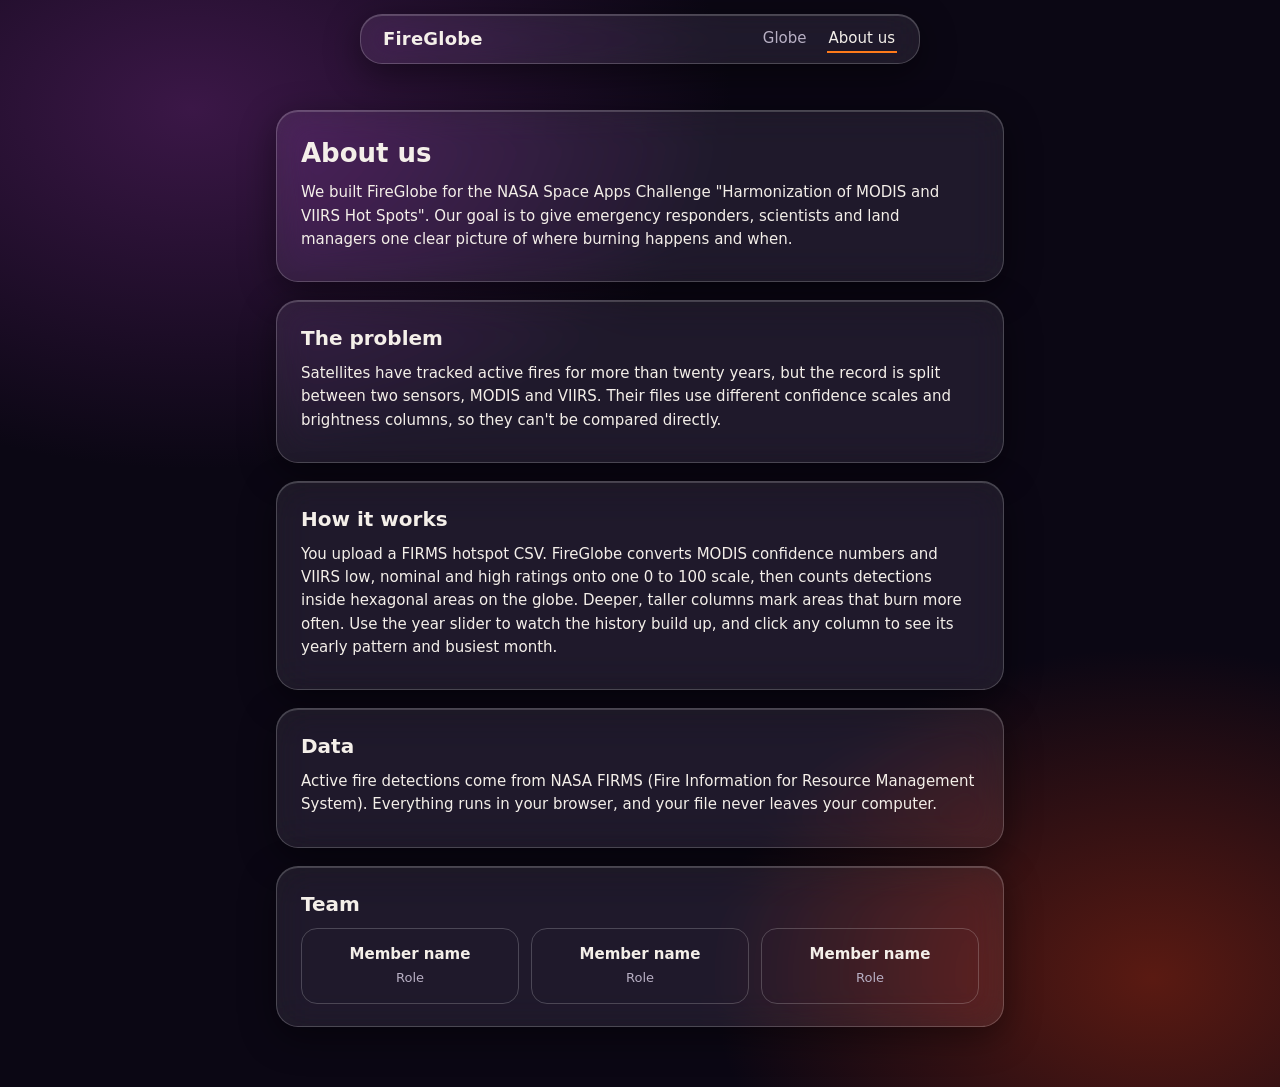
<file: about.html>
<!doctype html>
<html lang="en">
<head>
<meta charset="utf-8">
<meta name="viewport" content="width=device-width, initial-scale=1">
<title>About us – FireGlobe</title>
<link rel="stylesheet" href="style.css">
</head>
<body>
<nav class="glass nav">
  <a class="brand" href="index.html">FireGlobe</a>
  <div><a href="index.html">Globe</a><a class="active" href="about.html">About us</a></div>
</nav>
<main class="page">
  <section class="glass card">
    <h1>About us</h1>
    <p>We built FireGlobe for the NASA Space Apps Challenge "Harmonization of MODIS and VIIRS Hot Spots". Our goal is to give emergency responders, scientists and land managers one clear picture of where burning happens and when.</p>
  </section>
  <section class="glass card">
    <h2>The problem</h2>
    <p>Satellites have tracked active fires for more than twenty years, but the record is split between two sensors, MODIS and VIIRS. Their files use different confidence scales and brightness columns, so they can't be compared directly.</p>
  </section>
  <section class="glass card">
    <h2>How it works</h2>
    <p>You upload a FIRMS hotspot CSV. FireGlobe converts MODIS confidence numbers and VIIRS low, nominal and high ratings onto one 0 to 100 scale, then counts detections inside hexagonal areas on the globe. Deeper, taller columns mark areas that burn more often. Use the year slider to watch the history build up, and click any column to see its yearly pattern and busiest month.</p>
  </section>
  <section class="glass card">
    <h2>Data</h2>
    <p>Active fire detections come from NASA FIRMS (Fire Information for Resource Management System). Everything runs in your browser, and your file never leaves your computer.</p>
  </section>
  <section class="glass card">
    <h2>Team</h2>
    <div class="team">
      <div><strong>Member name</strong><br><span class="hint">Role</span></div>
      <div><strong>Member name</strong><br><span class="hint">Role</span></div>
      <div><strong>Member name</strong><br><span class="hint">Role</span></div>
    </div>
  </section>
</main>
</body>
</html>
</file>
<file: style.css>
:root{--ember:#ff7a1a;--ink:#f4efe9;--mute:#b9b0c4;--glass:rgba(255,255,255,.08);--line:rgba(255,255,255,.2)}
*{box-sizing:border-box}
body{margin:0;min-height:100vh;color:var(--ink);font:15px/1.55 "Bricolage Grotesque",system-ui,sans-serif;
 background:radial-gradient(900px 600px at 15% 10%,#3b1747 0,transparent 60%),radial-gradient(800px 600px at 90% 90%,#5a1a12 0,transparent 55%),#0b0714}
.glass{background:var(--glass);backdrop-filter:blur(18px) saturate(150%);-webkit-backdrop-filter:blur(18px) saturate(150%);
 border:1px solid var(--line);border-radius:22px;box-shadow:0 10px 36px rgba(0,0,0,.45),inset 0 1px 0 rgba(255,255,255,.18)}
.nav{position:fixed;top:14px;left:50%;transform:translateX(-50%);z-index:5;display:flex;gap:28px;align-items:center;padding:10px 22px;width:min(560px,92vw);justify-content:space-between}
.brand{font-weight:800;font-size:18px;color:var(--ink);text-decoration:none;letter-spacing:.2px}
.nav div a{color:var(--mute);text-decoration:none;margin-left:18px;padding:4px 2px}
.nav div a.active,.nav div a:hover{color:var(--ink);border-bottom:2px solid var(--ember)}
a:focus-visible,button:focus-visible,input:focus-visible,select:focus-visible{outline:2px solid var(--ember);outline-offset:2px}
#globe{position:fixed;inset:0}
.card{padding:22px 24px}
.center{position:fixed;top:50%;left:50%;transform:translate(-50%,-50%);width:min(460px,90vw);text-align:center;z-index:4}
.center.over{border-color:var(--ember)}
h1{font-size:26px;margin:0 0 8px}h2{font-size:20px;margin:0 0 6px}
p{margin:8px 0}
.hint{color:var(--mute);font-size:13px}
.err{color:#ffb4a8;min-height:1.2em}
.btn{background:linear-gradient(135deg,#ff9a3c,#e8350f);color:#fff;border:0;border-radius:14px;padding:10px 18px;font:inherit;font-weight:700;cursor:pointer}
.btn.ghost{background:var(--glass);border:1px solid var(--line);width:100%;margin-top:10px}
.side{position:fixed;top:82px;z-index:3;width:min(300px,90vw);max-height:calc(100vh - 170px);overflow:auto}
.left{left:16px}.right{right:16px}
.big{font-size:17px}.big span{font-weight:800;color:var(--ember)}
fieldset{border:1px solid var(--line);border-radius:14px;margin:12px 0;padding:8px 12px}
legend{color:var(--mute);font-size:13px;padding:0 6px}
fieldset label{margin-right:14px}
.row{display:flex;flex-direction:column;gap:4px;margin:10px 0;color:var(--mute);font-size:13px}
select{background:rgba(0,0,0,.35);color:var(--ink);border:1px solid var(--line);border-radius:10px;padding:8px;font:inherit}
.legend{display:flex;align-items:center;gap:8px;font-size:12px;color:var(--mute);margin-top:14px}
.legend i{flex:1;height:10px;border-radius:6px;background:linear-gradient(90deg,#ffe08a,#ff8a1a,#d61228,#7a0019)}
.x{position:absolute;top:10px;right:14px;background:none;border:0;color:var(--ink);font-size:24px;cursor:pointer}
.stats{display:flex;gap:18px;margin:10px 0}.stats b{display:block;font-size:20px;color:var(--ember)}
.bars{display:flex;align-items:flex-end;gap:2px;height:70px;margin:8px 0 2px}
.bars i{flex:1;background:linear-gradient(#ff9a3c,#d61228);border-radius:3px 3px 0 0;min-height:2px}
.axis{display:flex;justify-content:space-between;font-size:12px;color:var(--mute)}
.tl{position:fixed;bottom:18px;left:50%;transform:translateX(-50%);z-index:3;display:flex;align-items:center;gap:14px;padding:12px 18px;width:min(720px,94vw)}
.tl input[type=range]{flex:1;accent-color:var(--ember)}
.tl strong{min-width:92px;text-align:center}
.page{max-width:760px;margin:110px auto 60px;padding:0 16px;display:grid;gap:18px}
.page .card h2{margin-bottom:8px}
.team{display:grid;grid-template-columns:repeat(auto-fit,minmax(150px,1fr));gap:12px}
.team div{border:1px solid var(--line);border-radius:16px;padding:14px;text-align:center}
@media(max-width:700px){.side{max-height:40vh}.left{top:76px}.right{top:auto;bottom:90px}}
@media(prefers-reduced-motion:reduce){*{transition:none!important;animation:none!important}}
</file>
